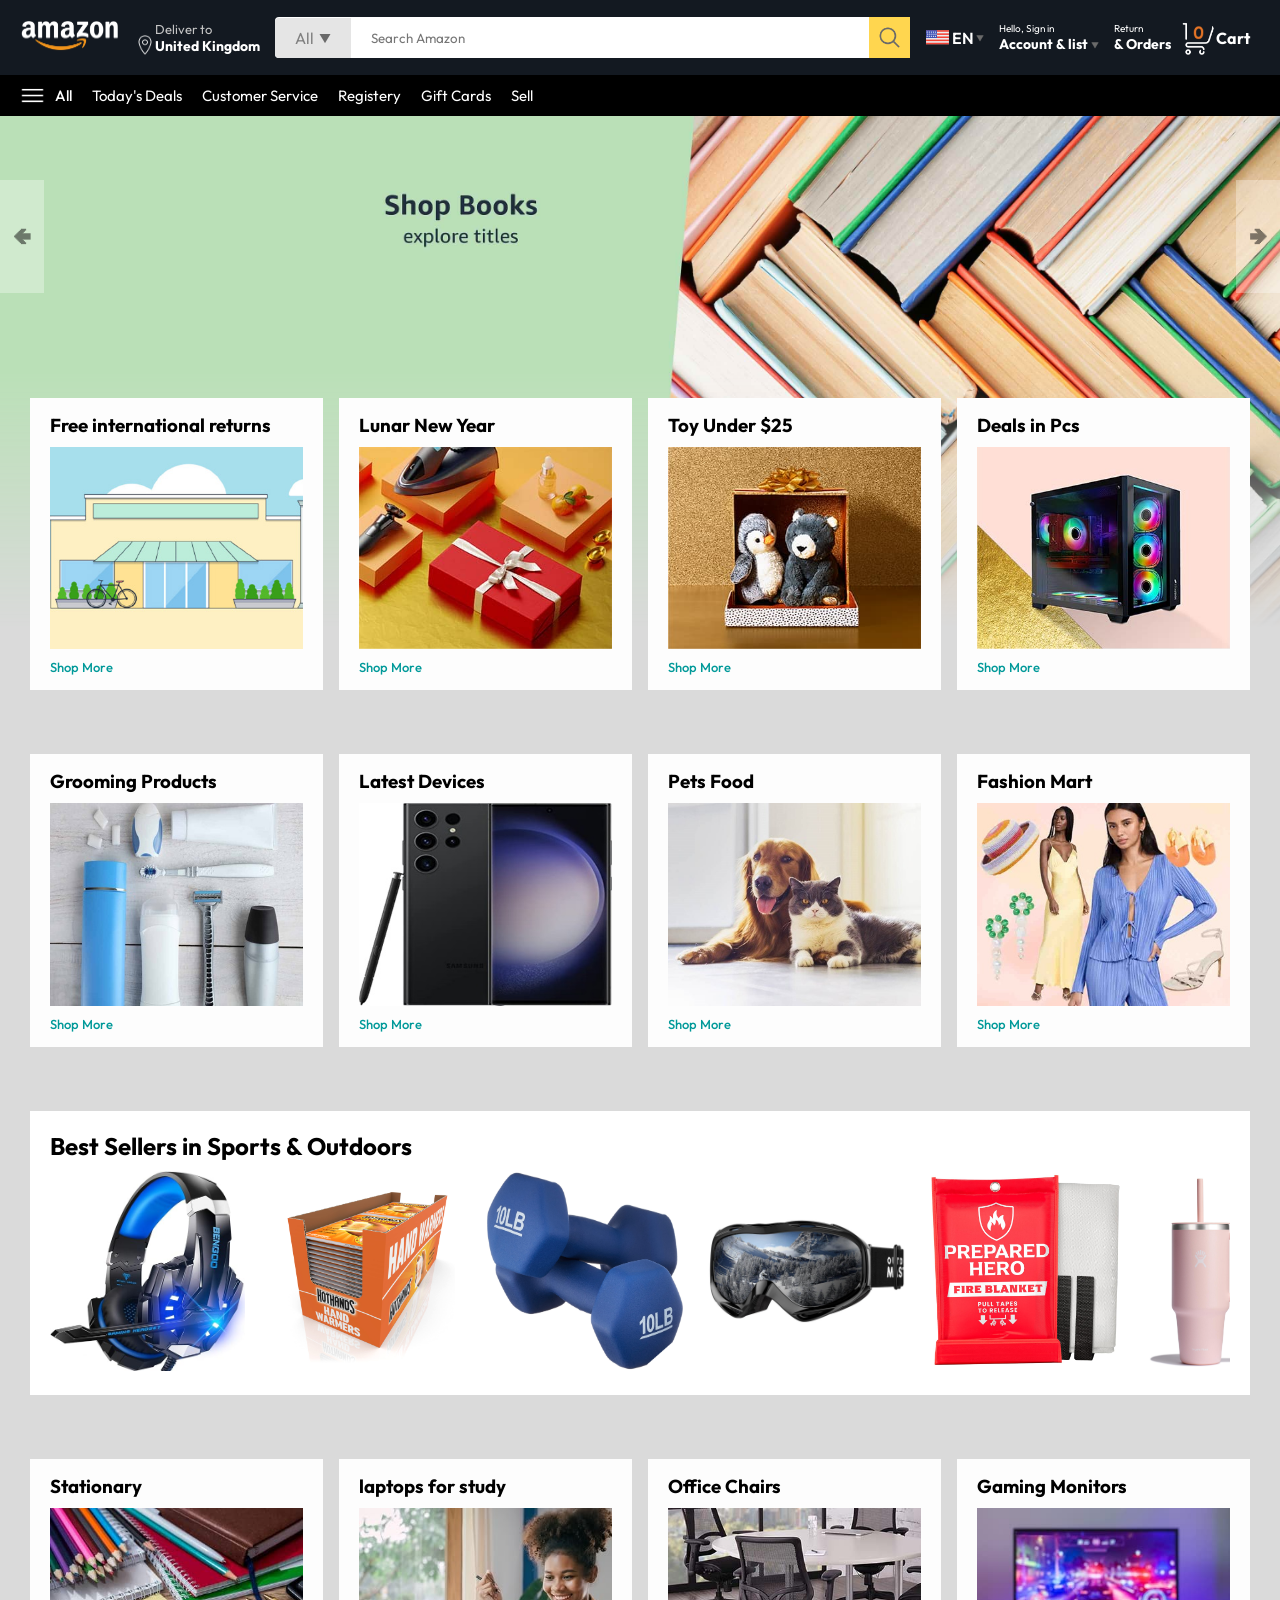
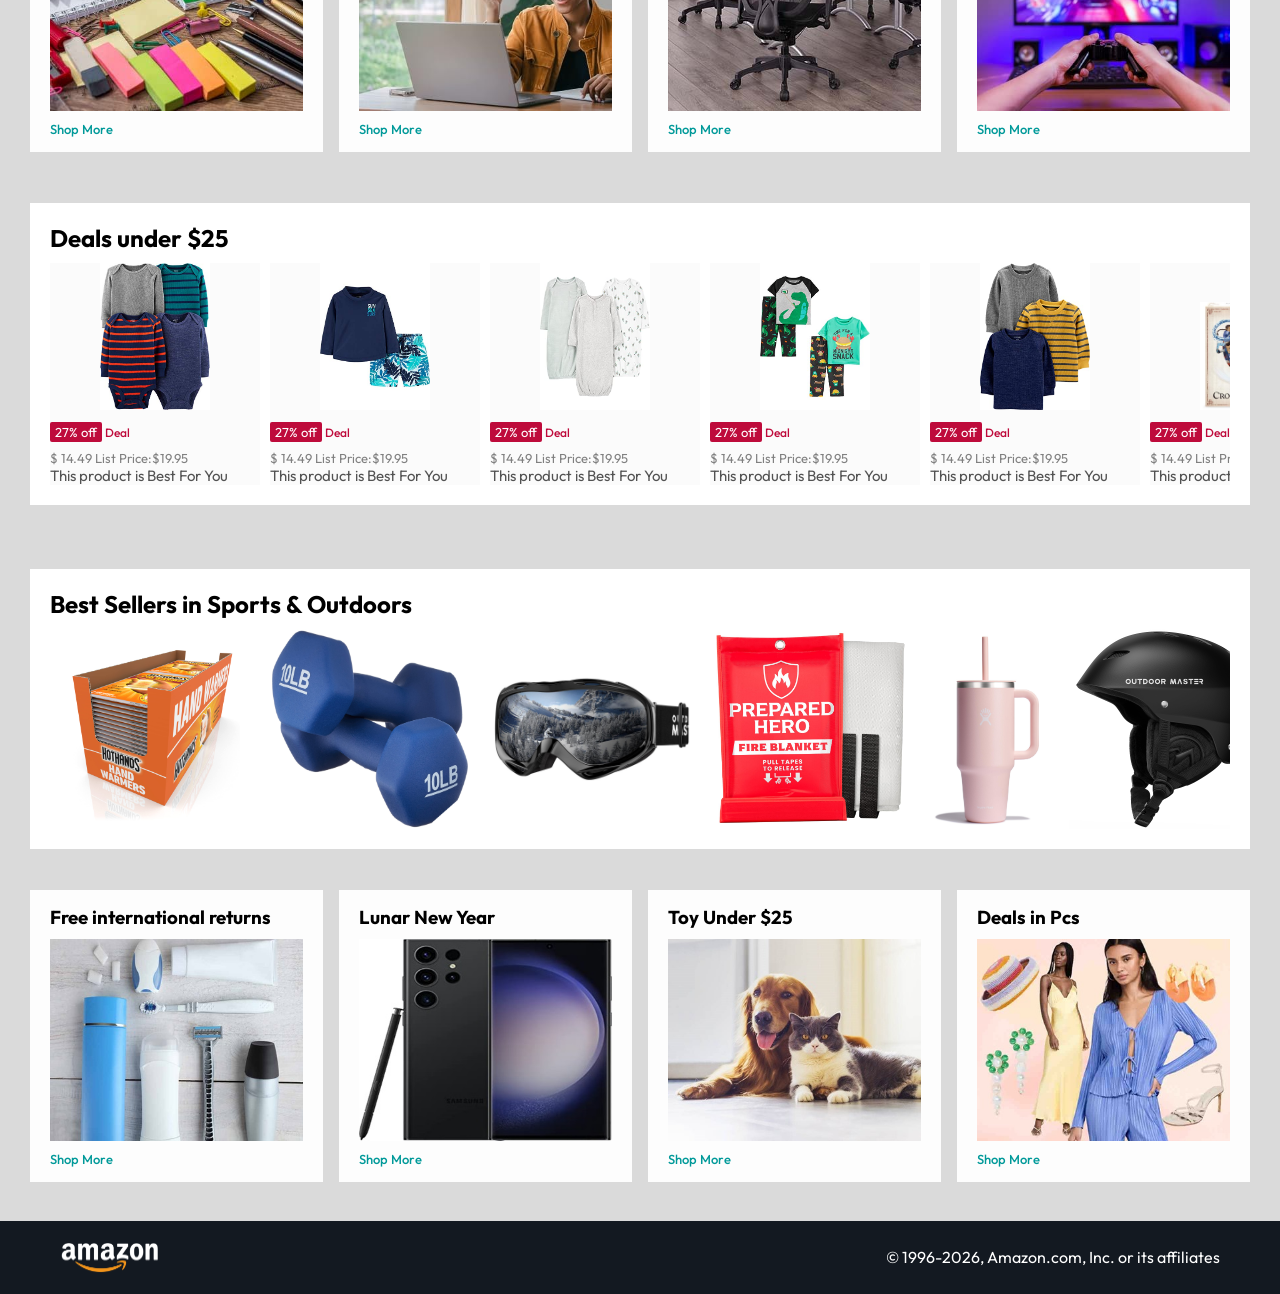
<file: index.html>
<!DOCTYPE html>
<html lang="en">

<head>
    <meta charset="UTF-8">
    <meta name="viewport" content="width=device-width, initial-scale=1.0">
    <title>Amazon Clone By Ishu Singh</title>
    <link rel="stylesheet" href="style.css">

</head>

<body>
    <nav>
        <a href="/">
            <img src="./assets/amazon_logo.png" width="100" alt="">
        </a>

        <div class="nav-country">
            <img src="./assets/location_icon.png" height="20" alt="">
            <div>
                <p>Deliver to</p>
                <h1>United Kingdom</h1>
            </div>
        </div>

        <div class="nav-search">
            <div class="nav-search-category">
                <p>All</p>
                <img src="./assets/dropdown_icon.png" height="12" alt="">
            </div>
            <input type="text" class="nav-search-input" placeholder="Search Amazon">

            <img src="./assets/search_icon.png" class="nav-search-icon" alt="">

        </div>

        <div class="nav-language">
            <img src="./assets/us_flag.png" width="25px" alt="">
            <p>EN</p>
            <img src="./assets/dropdown_icon.png" width="8px" alt="">
        </div>

        <div class="nav-text">
            <p><a href="signin.html">Hello, Sign in</a></p>
            <h1>Account & list <img src="./assets/dropdown_icon.png" width="8px" alt=""></h1>
        </div>

        <div class="nav-text">
            <p>Return</p>
            <h1>& Orders </h1>
        </div>
        
        <a href="signin.html" class="mobile-user-icon" style="display:none;">
            <img src="assets/user.png" alt="">
        </a>

        <a href="cart.html" class="nav-cart">
            <img src="./assets/cart_icon.png" width="35" alt="">
            <h4>Cart</h4>
        </a>

    </nav>


    <div class="nav-bottom">

        <div>
            <img src="./assets/menu_icon.png" width="25px" alt="">
            <p>All</p>
        </div>
        <p>Today's Deals</p>
        <p>Customer Service</p>
        <p>Registery</p>
        <p>Gift Cards</p>
        <p>Sell</p>
    </div>

    <div class="header-slider">
        <a href="#" class="control_prev">&#129144</a>
        <a href="#" class="control_next">&#129146</a>
        <ul>
            <img src="./assets/header1.jpg" class="header-img" alt="">
            <img src="./assets/header2.jpg" class="header-img" alt="">
            <img src="./assets/header3.jpg" class="header-img" alt="">
            <img src="./assets/header4.jpg" class="header-img" alt="">
            <img src="./assets/header5.jpg" class="header-img" alt="">
            <img src="./assets/header6.jpg" class="header-img" alt="">
        </ul>
    </div>



    <div class="box-row header-box">
        <div class="box-col">
            <h3>Free international returns</h3>
            <img src="./assets/box1-1.jpg" alt="">
            <a href="/">Shop More</a>
        </div>

        <div class="box-col">
            <h3>Lunar New Year</h3>
            <img src="./assets/box1-2.jpg" alt="">
            <a href="/">Shop More</a>
        </div>

        <div class="box-col">
            <h3>Toy Under $25</h3>
            <img src="./assets/box1-3.jpg" alt="">
            <a href="/">Shop More</a>
        </div>

        <div class="box-col">
            <h3>Deals in Pcs</h3>
            <img src="./assets/box1-4.jpg" alt="">
            <a href="/">Shop More</a>
        </div>
    </div>

    <!-- 2nd Row -->

    <div class="box-row header-box2">
        <div class="box-col">
            <h3>Grooming Products</h3>
            <img src="./assets/box2-1.jpg" alt="">
            <a href="/">Shop More</a>
        </div>

        <div class="box-col">
            <h3>Latest Devices</h3>
            <img src="./assets/box2-2.jpg" alt="">
            <a href="/">Shop More</a>
        </div>

        <div class="box-col">
            <h3>Pets Food</h3>
            <img src="./assets/box2-3.jpg" alt="">
            <a href="/">Shop More</a>
        </div>

        <div class="box-col">
            <h3>Fashion Mart</h3>
            <img src="./assets/box2-4.jpg" alt="">
            <a href="/">Shop More</a>
        </div>
    </div>

    <div class="product-slider">
        <h2>Best Sellers in Sports & Outdoors</h2>
        <div class="products">
            <a href="/product.html">
                <img src="./assets/product_img.jpg" alt="">
            </a>

            <img src="./assets/product1-1.jpg" alt="">
            <img src="./assets/product1-2.jpg" alt="">
            <img src="./assets/product1-3.jpg" alt="">
            <img src="./assets/product1-4.jpg" alt="">
            <img src="./assets/product1-5.jpg" alt="">
            <img src="./assets/product1-6.jpg" alt="">
            <img src="./assets/product1-7.jpg" alt="">
            <img src="./assets/product1-8.jpg" alt="">
            <img src="./assets/product1-9.jpg" alt="">
            <img src="./assets/product1-10.jpg" alt="">
        </div>
    </div>



    <div class="box-row header-box2">
        <div class="box-col">
            <h3>Stationary</h3>
            <img src="./assets/box3-1.jpg" alt="">
            <a href="/">Shop More</a>
        </div>

        <div class="box-col">
            <h3>laptops for study</h3>
            <img src="./assets/box3-2.jpg" alt="">
            <a href="/">Shop More</a>
        </div>

        <div class="box-col">
            <h3>Office Chairs</h3>
            <img src="./assets/box3-3.jpg" alt="">
            <a href="/">Shop More</a>
        </div>

        <div class="box-col">
            <h3>Gaming Monitors</h3>
            <img src="./assets/box3-4.jpg" alt="">
            <a href="/">Shop More</a>
        </div>
    </div>

    <div class="product-slider-with-price">
        <h2>Deals under $25 </h2>
        <div class="products">
            <div class="product-card">

                <div class="product-img-container">
                    <img src="./assets/product2-1.jpg" alt="">
                </div>

                <div class="product-offer">
                    <p>27% off</p> <span>Deal</span>
                </div>

                <p class="product-price">$ <span>14.49</span> List Price:$19.95</p>
                <h4>This product is Best For You</h4>
            </div>

             <div class="product-card">

                <div class="product-img-container">
                    <img src="./assets/product2-2.jpg" alt="">
                </div>

                <div class="product-offer">
                    <p>27% off</p> <span>Deal</span>
                </div>

                <p class="product-price">$ <span>14.49</span> List Price:$19.95</p>
                <h4>This product is Best For You</h4>
            </div>

             <div class="product-card">

                <div class="product-img-container">
                    <img src="./assets/product2-3.jpg" alt="">
                </div>

                <div class="product-offer">
                    <p>27% off</p> <span>Deal</span>
                </div>

                <p class="product-price">$ <span>14.49</span> List Price:$19.95</p>
                <h4>This product is Best For You</h4>
            </div>

             <div class="product-card">

                <div class="product-img-container">
                    <img src="./assets/product2-4.jpg" alt="">
                </div>

                <div class="product-offer">
                    <p>27% off</p> <span>Deal</span>
                </div>

                <p class="product-price">$ <span>14.49</span> List Price:$19.95</p>
                <h4>This product is Best For You</h4>
            </div>


             <div class="product-card">

                <div class="product-img-container">
                    <img src="./assets/product2-5.jpg" alt="">
                </div>

                <div class="product-offer">
                    <p>27% off</p> <span>Deal</span>
                </div>

                <p class="product-price">$ <span>14.49</span> List Price:$19.95</p>
                <h4>This product is Best For You</h4>
            </div>


             <div class="product-card">

                <div class="product-img-container">
                    <img src="./assets/product2-6.jpg" alt="">
                </div>

                <div class="product-offer">
                    <p>27% off</p> <span>Deal</span>
                </div>

                <p class="product-price">$ <span>14.49</span> List Price:$19.95</p>
                <h4>This product is Best For You</h4>
            </div>


             <div class="product-card">

                <div class="product-img-container">
                    <img src="./assets/product2-7.jpg" alt="">
                </div>

                <div class="product-offer">
                    <p>27% off</p> <span>Deal</span>
                </div>

                <p class="product-price">$ <span>14.49</span> List Price:$19.95</p>
                <h4>This product is Best For You</h4>
            </div>


             <div class="product-card">

                <div class="product-img-container">
                    <img src="./assets/product2-8.jpg" alt="">
                </div>

                <div class="product-offer">
                    <p>27% off</p> <span>Deal</span>
                </div>

                <p class="product-price">$ <span>14.49</span> List Price:$19.95</p>
                <h4>This product is Best For You</h4>
            </div>


             <div class="product-card">

                <div class="product-img-container">
                    <img src="./assets/product2-9.jpg" alt="">
                </div>

                <div class="product-offer">
                    <p>27% off</p> <span>Deal</span>
                </div>

                <p class="product-price">$ <span>14.49</span> List Price:$19.95</p>
                <h4>This product is Best For You</h4>
            </div>


             <div class="product-card">

                <div class="product-img-container">
                    <img src="./assets/product2-10.jpg" alt="">
                </div>

                <div class="product-offer">
                    <p>27% off</p> <span>Deal</span>
                </div>

                <p class="product-price">$ <span>14.49</span> List Price:$19.95</p>
                <h4>This product is Best For You</h4>
            </div>


             <div class="product-card">

                <div class="product-img-container">
                    <img src="./assets/product2-11.jpg" alt="">
                </div>

                <div class="product-offer">
                    <p>27% off</p> <span>Deal</span>
                </div>

                <p class="product-price">$ <span>14.49</span> List Price:$19.95</p>
                <h4>This product is Best For You</h4>
            </div>

           
        </div>
    </div>

     
    <div class="product-slider">
        <h2>Best Sellers in Sports & Outdoors</h2>
        <div class="products">
            <img src="./assets/product1-1.jpg" alt="">
            <img src="./assets/product1-2.jpg" alt="">
            <img src="./assets/product1-3.jpg" alt="">
            <img src="./assets/product1-4.jpg" alt="">
            <img src="./assets/product1-5.jpg" alt="">
            <img src="./assets/product1-6.jpg" alt="">
            <img src="./assets/product1-7.jpg" alt="">
            <img src="./assets/product1-8.jpg" alt="">
            <img src="./assets/product1-9.jpg" alt="">
            <img src="./assets/product1-10.jpg" alt="">
        </div>
    </div>
    
        <div class="box-row header-box last-row">
        <div class="box-col">
            <h3>Free international returns</h3>
            <img src="./assets/box2-1.jpg" alt="">
            <a href="/">Shop More</a>
        </div>

        <div class="box-col">
            <h3>Lunar New Year</h3>
            <img src="./assets/box2-2.jpg" alt="">
            <a href="/">Shop More</a>
        </div>

        <div class="box-col">
            <h3>Toy Under $25</h3>
            <img src="./assets/box2-3.jpg" alt="">
            <a href="/">Shop More</a>
        </div>

        <div class="box-col">
            <h3>Deals in Pcs</h3>
            <img src="./assets/box2-4.jpg" alt="">
            <a href="/">Shop More</a>
        </div>
    </div>

    <footer>
        <img src="assets/amazon_logo.png" width="100" alt="">
        <p>© 1996-2026, Amazon.com, Inc. or its affiliates</p>
    </footer>


    <script src="script.js"></script>

</body>

</html>
</file>
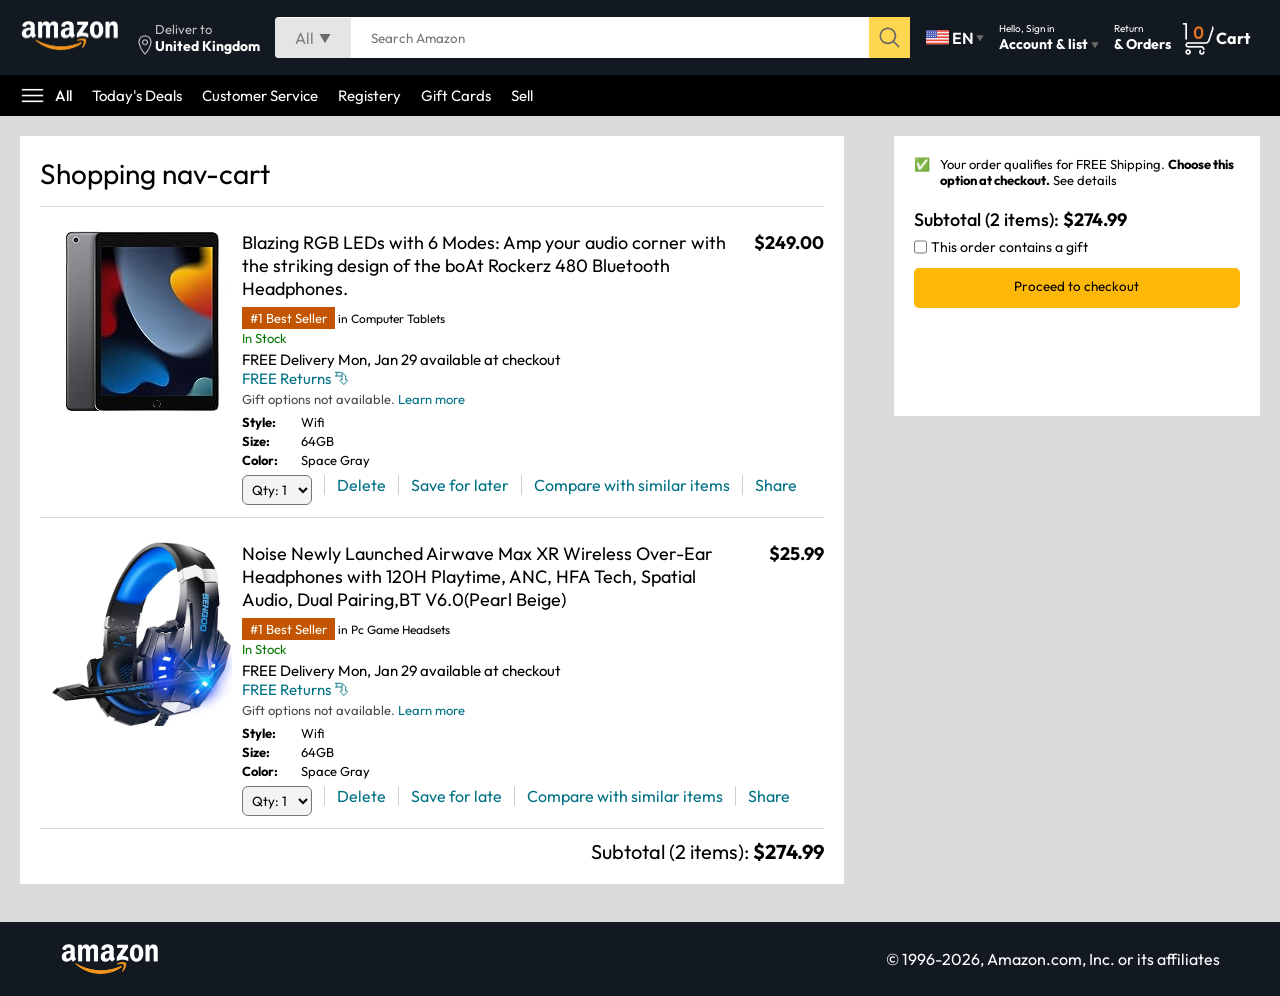
<file: cart.html>
<!DOCTYPE html>
<html lang="en">

<head>
    <meta charset="UTF-8">
    <meta name="viewport" content="width=device-width, initial-scale=1.0">
    <title>Cart</title>
    <link rel="stylesheet" href="style.css">
    <link rel="stylesheet" href="cart.css">
</head>

<body>

    <nav>
        <a href="/">
            <img src="./assets/amazon_logo.png" width="100" alt="">
        </a>

        <div class="nav-country">
            <img src="./assets/location_icon.png" height="20" alt="">
            <div>
                <p>Deliver to</p>
                <h1>United Kingdom</h1>
            </div>
        </div>

        <div class="nav-search">
            <div class="nav-search-category">
                <p>All</p>
                <img src="./assets/dropdown_icon.png" height="12" alt="">
            </div>
            <input type="text" class="nav-search-input" placeholder="Search Amazon">

            <img src="./assets/search_icon.png" class="nav-search-icon" alt="">

        </div>

        <div class="nav-language">
            <img src="./assets/us_flag.png" width="25px" alt="">
            <p>EN</p>
            <img src="./assets/dropdown_icon.png" width="8px" alt="">
        </div>

        <div class="nav-text">
            <p><a href="signin.html">Hello, Sign in</a></p>
            <h1>Account & list <img src="./assets/dropdown_icon.png" width="8px" alt=""></h1>
        </div>

        <div class="nav-text">
            <p>Return</p>
            <h1>& Orders </h1>
        </div>
        
        <a href="signin.html" class="mobile-user-icon" style="display:none;">
            <img src="assets/user.png" alt="">
        </a>

        <a href="" class="nav-cart">
            <img src="./assets/cart_icon.png" width="35" alt="">
            <h4>Cart</h4>
        </a>

    </nav>


    <div class="nav-bottom">

        <div>
            <img src="./assets/menu_icon.png" width="25px" alt="">
            <p>All</p>
        </div>

        <p>Today's Deals</p>
        <p>Customer Service</p>
        <p>Registery</p>
        <p>Gift Cards</p>
        <p>Sell</p>

    </div>

    <div class="cart">

        <div class="cart-left">

            <h1>Shopping nav-cart</h1>
            <hr>

            <div class="product-cart-list">
                <img src="assets/ipad_img.jpg" alt="" width="180px">

                <div>

                    <div class="product-cart-titleprice">
                        <p>Blazing RGB LEDs with 6 Modes: Amp your audio corner with the striking design of the boAt
                            Rockerz 480 Bluetooth Headphones. </p>
                        <p><b>$249.00</b></p>
                    </div>

                    <p class="product-cart-bestseller"><span>#1 Best Seller</span> in Computer Tablets</p>
                    <p class="product-cart-stock">In Stock</p>
                    <p class="product-cart-delivery">FREE Delivery Mon, Jan 29 available at checkout</p>
                    <p class="product-cart-returns">FREE Returns &#11191</p>
                    <p class="product-cart-giftoption">Gift options not available. <span>Learn more</span></p>


                    <div class="product-cart-specs">
                        <p><b>Style:</b></p>
                        <p>Wifi</p>
                        <p><b>Size:</b></p>
                        <p>64GB</p>
                        <p><b>Color:</b></p>
                        <p>Space Gray</p>

                    </div>

                    <div class="cart-list-action">
                        <select>
                            <option value="1">Qty: 1</option>
                            <option value="2">Qty: 2</option>
                            <option value="3">Qty: 3</option>
                            <option value="4">Qty: 4</option>
                            <option value="5">Qty: 5</option>
                        </select>
                        <hr>
                        <p class="action-btn">Delete</p>
                        <hr>
                        <p class="action-btn">Save for later</p>
                        <hr>
                        <p class="action-btn">Compare with similar items</p>
                        <hr>
                        <p class="action-btn">Share</p>
                    </div>
                </div>

            </div>
            <hr>

            <!-- 2nd Product Cart Section -->

            <div class="product-cart-list">
                <img src="assets/product_img.jpg" alt="" width="180px">

                <div>

                    <div class="product-cart-titleprice">
                        <p>Noise Newly Launched Airwave Max XR Wireless Over-Ear Headphones with 120H Playtime, ANC, HFA Tech, Spatial Audio, Dual Pairing,BT V6.0(Pearl Beige) </p>
                        <p><b>$25.99</b></p>
                    </div>

                    <p class="product-cart-bestseller"><span>#1 Best Seller</span> in Pc Game Headsets</p>
                    <p class="product-cart-stock">In Stock</p>
                    <p class="product-cart-delivery">FREE Delivery Mon, Jan 29 available at checkout</p>
                    <p class="product-cart-returns">FREE Returns &#11191</p>
                    <p class="product-cart-giftoption">Gift options not available. <span>Learn more</span></p>


                    <div class="product-cart-specs">
                        <p><b>Style:</b></p>
                        <p>Wifi</p>
                        <p><b>Size:</b></p>
                        <p>64GB</p>
                        <p><b>Color:</b></p>
                        <p>Space Gray</p>

                    </div>

                    <div class="cart-list-action">
                        <select>
                            <option value="1">Qty: 1</option>
                            <option value="2">Qty: 2</option>
                            <option value="3">Qty: 3</option>
                            <option value="4">Qty: 4</option>
                            <option value="5">Qty: 5</option>
                        </select>
                        <hr>
                        <p class="action-btn">Delete</p>
                        <hr>
                        <p class="action-btn">Save for late</p>
                        <hr>
                        <p class="action-btn">Compare with similar items</p>
                        <hr>
                        <p class="action-btn">Share</p>
                    </div>
                </div>

            </div>
            <hr>

            <div class="cart-list-subtotal">
                Subtotal (2 items): <b>$274.99</b>
            </div>


        </div>


        <div class="cart-right">
            <div class="cart-free-delivery">
               <p>&#x2705</p>
               <p>Your order qualifies for FREE Shipping. <b>Choose this option at checkout.</b> See details</p> 
            </div>

            <p class="cart-subtotal"> Subtotal (2 items): <b>$274.99</b></p>
            <p class="cart-right-gift"> <input type="checkbox">This order contains a gift</p>
            <button>Proceed to checkout</button>
        </div>
        

    </div>

     <footer>
        <img src="assets/amazon_logo.png" width="100" alt="">
        <p>© 1996-2026, Amazon.com, Inc. or its affiliates</p>
    </footer>
</body>

</html>
</file>
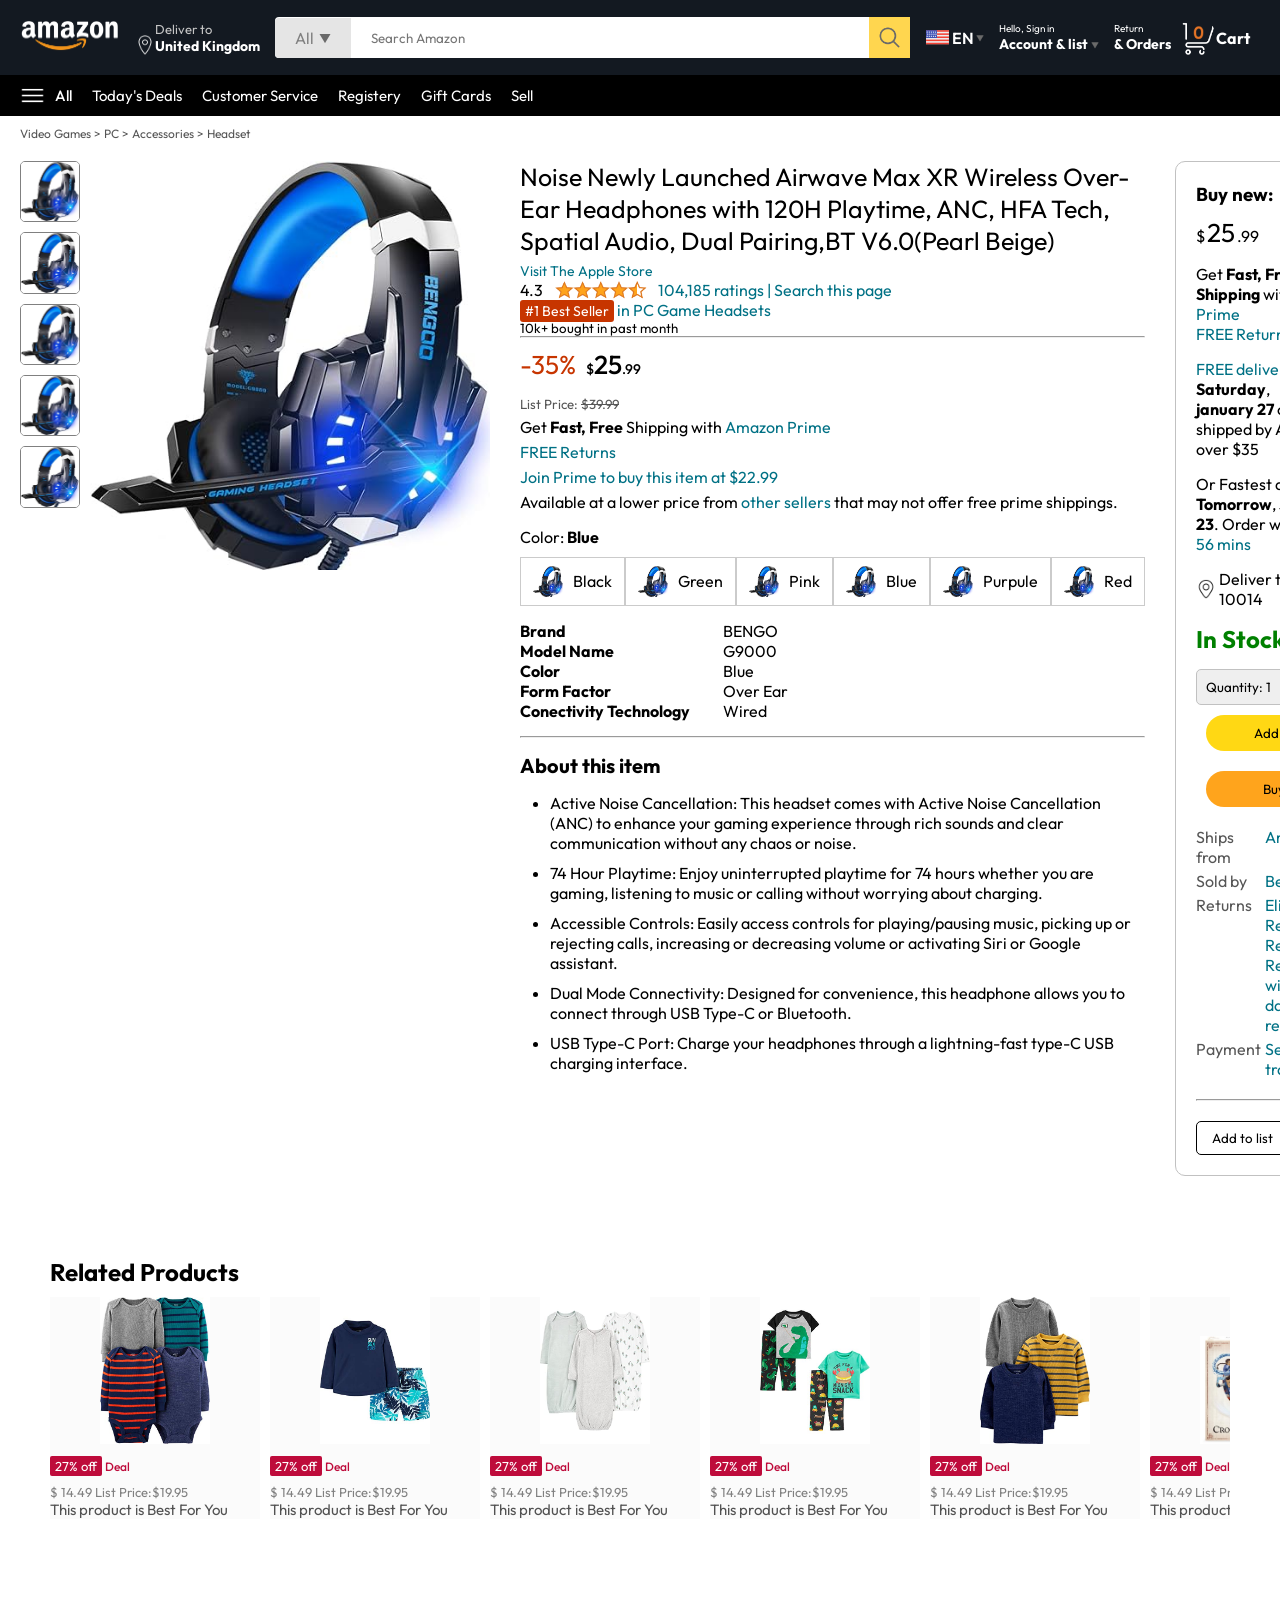
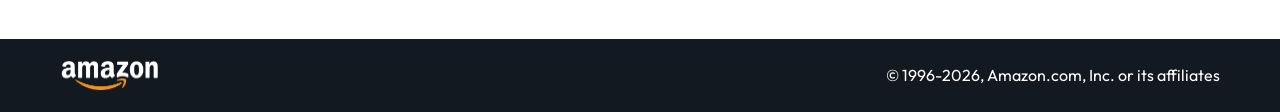
<file: product.html>
<!DOCTYPE html>
<html lang="en">

<head>
    <meta charset="UTF-8">
    <meta name="viewport" content="width=device-width, initial-scale=1.0">
    <title>Product Page</title>
    <link rel="stylesheet" href="style.css">
    <link rel="stylesheet" href="product.css">
</head>

<body>

    <nav>
        <a href="/">
            <img src="./assets/amazon_logo.png" width="100" alt="">
        </a>

        <div class="nav-country">
            <img src="./assets/location_icon.png" height="20" alt="">
            <div>
                <p>Deliver to</p>
                <h1>United Kingdom</h1>
            </div>
        </div>

        <div class="nav-search">
            <div class="nav-search-category">
                <p>All</p>
                <img src="./assets/dropdown_icon.png" height="12" alt="">
            </div>
            <input type="text" class="nav-search-input" placeholder="Search Amazon">

            <img src="./assets/search_icon.png" class="nav-search-icon" alt="">

        </div>

        <div class="nav-language">
            <img src="./assets/us_flag.png" width="25px" alt="">
            <p>EN</p>
            <img src="./assets/dropdown_icon.png" width="8px" alt="">
        </div>

        <div class="nav-text">
            <p><a href="signin.html">Hello, Sign in</a></p>
            <h1>Account & list <img src="./assets/dropdown_icon.png" width="8px" alt=""></h1>
        </div>

        <div class="nav-text">
            <p>Return</p>
            <h1>& Orders </h1>
        </div>
        
         <a href="signin.html" class="mobile-user-icon" style="display:none;">
            <img src="assets/user.png" alt="">
        </a>
        
        <a href="cart.html" class="nav-cart">
            <img src="./assets/cart_icon.png" width="35" alt="">
            <h4>Cart</h4>
        </a>

    </nav>


    <div class="nav-bottom">

        <div>
            <img src="./assets/menu_icon.png" width="25px" alt="">
            <p>All</p>
        </div>
        <p>Today's Deals</p>
        <p>Customer Service</p>
        <p>Registery</p>
        <p>Gift Cards</p>
        <p>Sell</p>
    </div>

    <p class="breadcrum">Video Games > PC > Accessories > Headset</p>

    <div class="product-display">

        <div class="product-d-image">

            <div class="products-icons">
                <img src="assets/product_img.jpg" width="60px" alt="">
                <img src="assets/product_img.jpg" width="60px" alt="">
                <img src="assets/product_img.jpg" width="60px" alt="">
                <img src="assets/product_img.jpg" width="60px" alt="">
                <img src="assets/product_img.jpg" width="60px" alt="">
            </div>

            <div class="product-main-img">
                <img src="assets/product_img.jpg" width="400px" alt="">
            </div>

        </div>


        <div class="product-d-details">

            <p class="product-title">
                Noise Newly Launched Airwave Max XR Wireless Over-Ear Headphones with 120H Playtime, ANC, HFA Tech,
                Spatial Audio, Dual Pairing,BT V6.0(Pearl Beige)
            </p>

            <p class="brand-store">Visit The Apple Store</p>

            <div class="product-rating">

                <div>
                    <div>4.3 <img src="assets/rating_img.png" height="20px" alt=""></div>
                    <p>104,185 ratings | Search this page</p>
                </div>

                <p><span>#1 Best Seller</span> in PC Game Headsets</p>
                <h5>10k+ bought in past month</h5>
                <hr>
            </div>

            <div class="product-d-price">

                <div>
                    <p>-35%</p>
                    <h1>$<span>25</span>.99</h1>
                </div>
                <h5>List Price: <span>$39.99</span></h5>
                <p>Get <b>Fast, Free</b> Shipping with <span>Amazon Prime</span></p>
                <p><span>FREE Returns</span></p>
                <p><span>Join Prime to buy this item at $22.99</span></p>
                <p>Available at a lower price from <span>other sellers</span> that may not offer free prime shippings.
                </p>
            </div>


            <div class="product-color-selection">

                <p>Color: <b>Blue</b></p>

                <div class="product-color-options">

                    <div class="option">
                        <img src="assets/product_img.jpg" alt="" width="30px">
                        <p>Black</p>
                    </div>
                    <div class="option">
                        <img src="assets/product_img.jpg" alt="" width="30px">
                        <p>Green</p>
                    </div>
                    <div class="option">
                        <img src="assets/product_img.jpg" alt="" width="30px">
                        <p>Pink</p>
                    </div>
                    <div class="option">
                        <img src="assets/product_img.jpg" alt="" width="30px">
                        <p>Blue</p>
                    </div>
                    <div class="option">
                        <img src="assets/product_img.jpg" alt="" width="30px">
                        <p>Purpule</p>
                    </div>
                    <div class="option">
                        <img src="assets/product_img.jpg" alt="" width="30px">
                        <p>Red</p>
                    </div>

                </div>
            </div>

            <div class="product-info">

                <p><b>Brand</b></p>
                <p>BENGO</p>
                <p><b>Model Name</b></p>
                <p>G9000</p>
                <p><b>Color</b></p>
                <p>Blue</p>
                <p><b>Form Factor</b></p>
                <p>Over Ear</p>
                <p><b>Conectivity Technology</b></p>
                <p>Wired</p>

            </div>
            <hr>

            <div class="product-description">
                <h1>About this item</h1>
                <ul>
                    <li>Active Noise Cancellation: This headset comes with Active Noise Cancellation (ANC) to enhance
                        your gaming experience through rich sounds and clear communication without any chaos or noise.
                    </li>
                    <li>74 Hour Playtime: Enjoy uninterrupted playtime for 74 hours whether you are gaming, listening to
                        music or calling without worrying about charging.</li>
                    <li>Accessible Controls: Easily access controls for playing/pausing music, picking up or rejecting
                        calls, increasing or decreasing volume or activating Siri or Google assistant.</li>
                    <li>Dual Mode Connectivity: Designed for convenience, this headphone allows you to connect through
                        USB Type-C or Bluetooth.</li>
                    <li>USB Type-C Port: Charge your headphones through a lightning-fast type-C USB charging interface.
                    </li>
                </ul>
            </div>

        </div>



        <div class="product-d-purchase">

            <div class="title">
                <h3>Buy new:</h3>
                <img src="assets/circle_icon.png" alt="" width="20px">
            </div>

            <h1 class="price">$<span>25</span>.99</h1>

            <div class="gap">
                <p>Get <b>Fast, Free Shipping</b> with <span>Amazon Prime</span></p>
                <p><span>FREE Returns</span></p>
            </div>

            <div class="gap">
                <p><span>FREE delivery</span> <b>Saturday</b>,</p>
                <p><b>january 27</b> on orders shipped by Amazon over $35</p>

            </div>

            <div class="gap">
                <p>Or Fastest delivery <b>Tomorrow</b>, <b>January 23</b>. Order within <span>10 hrs 56 mins</span></p>
            </div>

            <div class="delivery-location">
                <img src="assets/location_icon_dark.png" alt="" width="20px">
                <p><span>Deliver to New York 10014</span></p>
            </div>

            <h2 class="product-stock">In Stock</h2>

            <select class="product-quantity">
                <option value="1">Quantity: 1</option>
                <option value="2">Quantity: 2</option>
                <option value="3">Quantity: 3</option>
            </select>

            <button class="btn">Add to cart</button>
            <button class="btn product-buy">Buy Now</button>


            <div class="product-seller-info">
                <p>Ships from</p>
                <p><span>Amazon</span></p>
                <p>Sold by</p>
                <p><span>Bengoo Inc</span></p>
                <p>Returns</p>
                <p><span>Eligible for Return, Refund or Replacement within 30 days of receipt</span></p>
                <p>Payment</p>
                <p><span>Secure transaction</span></p>

            </div>

            <hr>
            <button class="product-add-list">Add to list</button>
        </div>


    </div>

    <!-- Here We will Add Horizontal Scrolling Products -->

    <div class="product-slider-with-price">
        <h2>Related Products </h2>
        <div class="products">
            <div class="product-card">

                <div class="product-img-container">
                    <img src="./assets/product2-1.jpg" alt="">
                </div>

                <div class="product-offer">
                    <p>27% off</p> <span>Deal</span>
                </div>

                <p class="product-price">$ <span>14.49</span> List Price:$19.95</p>
                <h4>This product is Best For You</h4>
            </div>

            <div class="product-card">

                <div class="product-img-container">
                    <img src="./assets/product2-2.jpg" alt="">
                </div>

                <div class="product-offer">
                    <p>27% off</p> <span>Deal</span>
                </div>

                <p class="product-price">$ <span>14.49</span> List Price:$19.95</p>
                <h4>This product is Best For You</h4>
            </div>

            <div class="product-card">

                <div class="product-img-container">
                    <img src="./assets/product2-3.jpg" alt="">
                </div>

                <div class="product-offer">
                    <p>27% off</p> <span>Deal</span>
                </div>

                <p class="product-price">$ <span>14.49</span> List Price:$19.95</p>
                <h4>This product is Best For You</h4>
            </div>

            <div class="product-card">

                <div class="product-img-container">
                    <img src="./assets/product2-4.jpg" alt="">
                </div>

                <div class="product-offer">
                    <p>27% off</p> <span>Deal</span>
                </div>

                <p class="product-price">$ <span>14.49</span> List Price:$19.95</p>
                <h4>This product is Best For You</h4>
            </div>


            <div class="product-card">

                <div class="product-img-container">
                    <img src="./assets/product2-5.jpg" alt="">
                </div>

                <div class="product-offer">
                    <p>27% off</p> <span>Deal</span>
                </div>

                <p class="product-price">$ <span>14.49</span> List Price:$19.95</p>
                <h4>This product is Best For You</h4>
            </div>


            <div class="product-card">

                <div class="product-img-container">
                    <img src="./assets/product2-6.jpg" alt="">
                </div>

                <div class="product-offer">
                    <p>27% off</p> <span>Deal</span>
                </div>

                <p class="product-price">$ <span>14.49</span> List Price:$19.95</p>
                <h4>This product is Best For You</h4>
            </div>


            <div class="product-card">

                <div class="product-img-container">
                    <img src="./assets/product2-7.jpg" alt="">
                </div>

                <div class="product-offer">
                    <p>27% off</p> <span>Deal</span>
                </div>

                <p class="product-price">$ <span>14.49</span> List Price:$19.95</p>
                <h4>This product is Best For You</h4>
            </div>


            <div class="product-card">

                <div class="product-img-container">
                    <img src="./assets/product2-8.jpg" alt="">
                </div>

                <div class="product-offer">
                    <p>27% off</p> <span>Deal</span>
                </div>

                <p class="product-price">$ <span>14.49</span> List Price:$19.95</p>
                <h4>This product is Best For You</h4>
            </div>


            <div class="product-card">

                <div class="product-img-container">
                    <img src="./assets/product2-9.jpg" alt="">
                </div>

                <div class="product-offer">
                    <p>27% off</p> <span>Deal</span>
                </div>

                <p class="product-price">$ <span>14.49</span> List Price:$19.95</p>
                <h4>This product is Best For You</h4>
            </div>


            <div class="product-card">

                <div class="product-img-container">
                    <img src="./assets/product2-10.jpg" alt="">
                </div>

                <div class="product-offer">
                    <p>27% off</p> <span>Deal</span>
                </div>

                <p class="product-price">$ <span>14.49</span> List Price:$19.95</p>
                <h4>This product is Best For You</h4>
            </div>


            <div class="product-card">

                <div class="product-img-container">
                    <img src="./assets/product2-11.jpg" alt="">
                </div>

                <div class="product-offer">
                    <p>27% off</p> <span>Deal</span>
                </div>

                <p class="product-price">$ <span>14.49</span> List Price:$19.95</p>
                <h4>This product is Best For You</h4>
            </div>


        </div>
    </div>



     <footer class="product-footer">
        <img src="assets/amazon_logo.png" width="100" alt="">
        <p>© 1996-2026, Amazon.com, Inc. or its affiliates</p>
    </footer>



    <script>
        const scrollContainer = document.querySelectorAll('.products');
        for (const item of scrollContainer) {
            item.addEventListener('wheel', (evt) => {
                evt.preventDefault(); // First We Have To Remove Deafult Feature Of Loading Page   // yahan Vertical Scroll (uupar-neeche) ko rokne ke liye lagaya gaya hai.
                item.scrollLeft += evt.deltaY;
            });
        }

    </script>
</body>

</html>
</file>
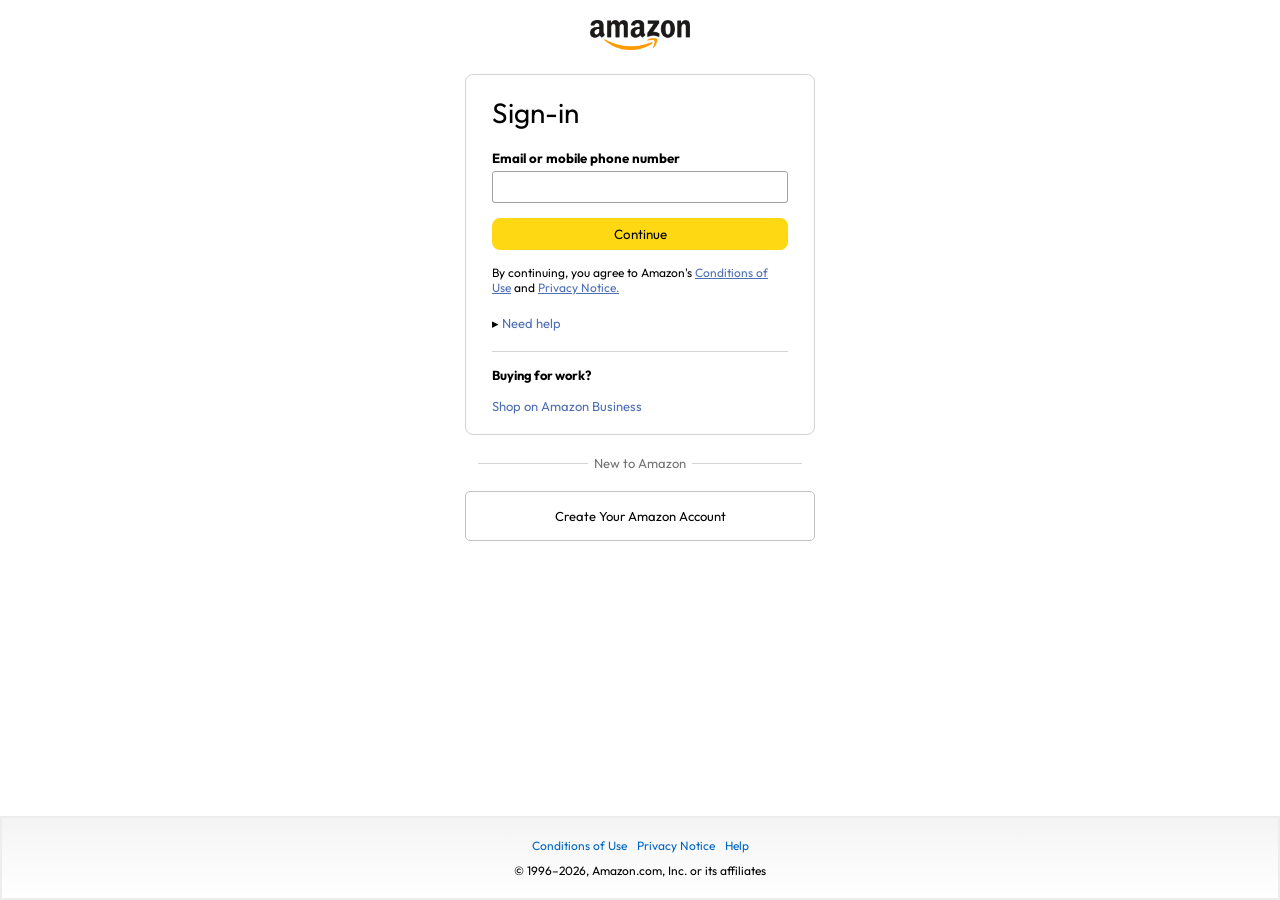
<file: signin.html>
<!DOCTYPE html>
<html lang="en">

<head>
    <meta charset="UTF-8">
    <meta name="viewport" content="width=device-width, initial-scale=1.0">
    <title>SignIn</title>
    <link rel="stylesheet" href="signin.css">
</head>

<body>

    <a href="/"><img class="logo" src="assets/amazon_logo_dark.png" alt="" width="100px"></a>

    <div class="sign-in-container">

        <h1 class="signin-titl">Sign-in</h1>
        <h5 class="input-label">Email or mobile phone number</h5>
        <input type="text">
        <button>Continue</button>
        <p class="signin-condition">By continuing, you agree to Amazon's <span><u>Conditions of Use</u></span> and
            <span><u>Privacy Notice.</u></span></p>
        <p class="signin-help">&#9656 <span>Need help</span></p>
        <hr>
        <h4>Buying for work?</h4>
        <p class="signin-business"><span>Shop on Amazon Business</span></p>

    </div>


    <div class="signin-bottom">
        <hr>
        <p>New to Amazon</p>
        <hr>
    </div>
    
    <a href="signup.html">
    <button class="sign-signup-btn">Create Your Amazon Account</button>
    </a>
    
    <footer>

        <div class="footer-links">
            <a href="#">Conditions of Use</a>
            <a href="#">Privacy Notice</a>
            <a href="#">Help</a>
        </div>

        <p class="footer-copyright">© 1996–2026, Amazon.com, Inc. or its affiliates</p>
    
    </footer>


</body>

</html>
</file>
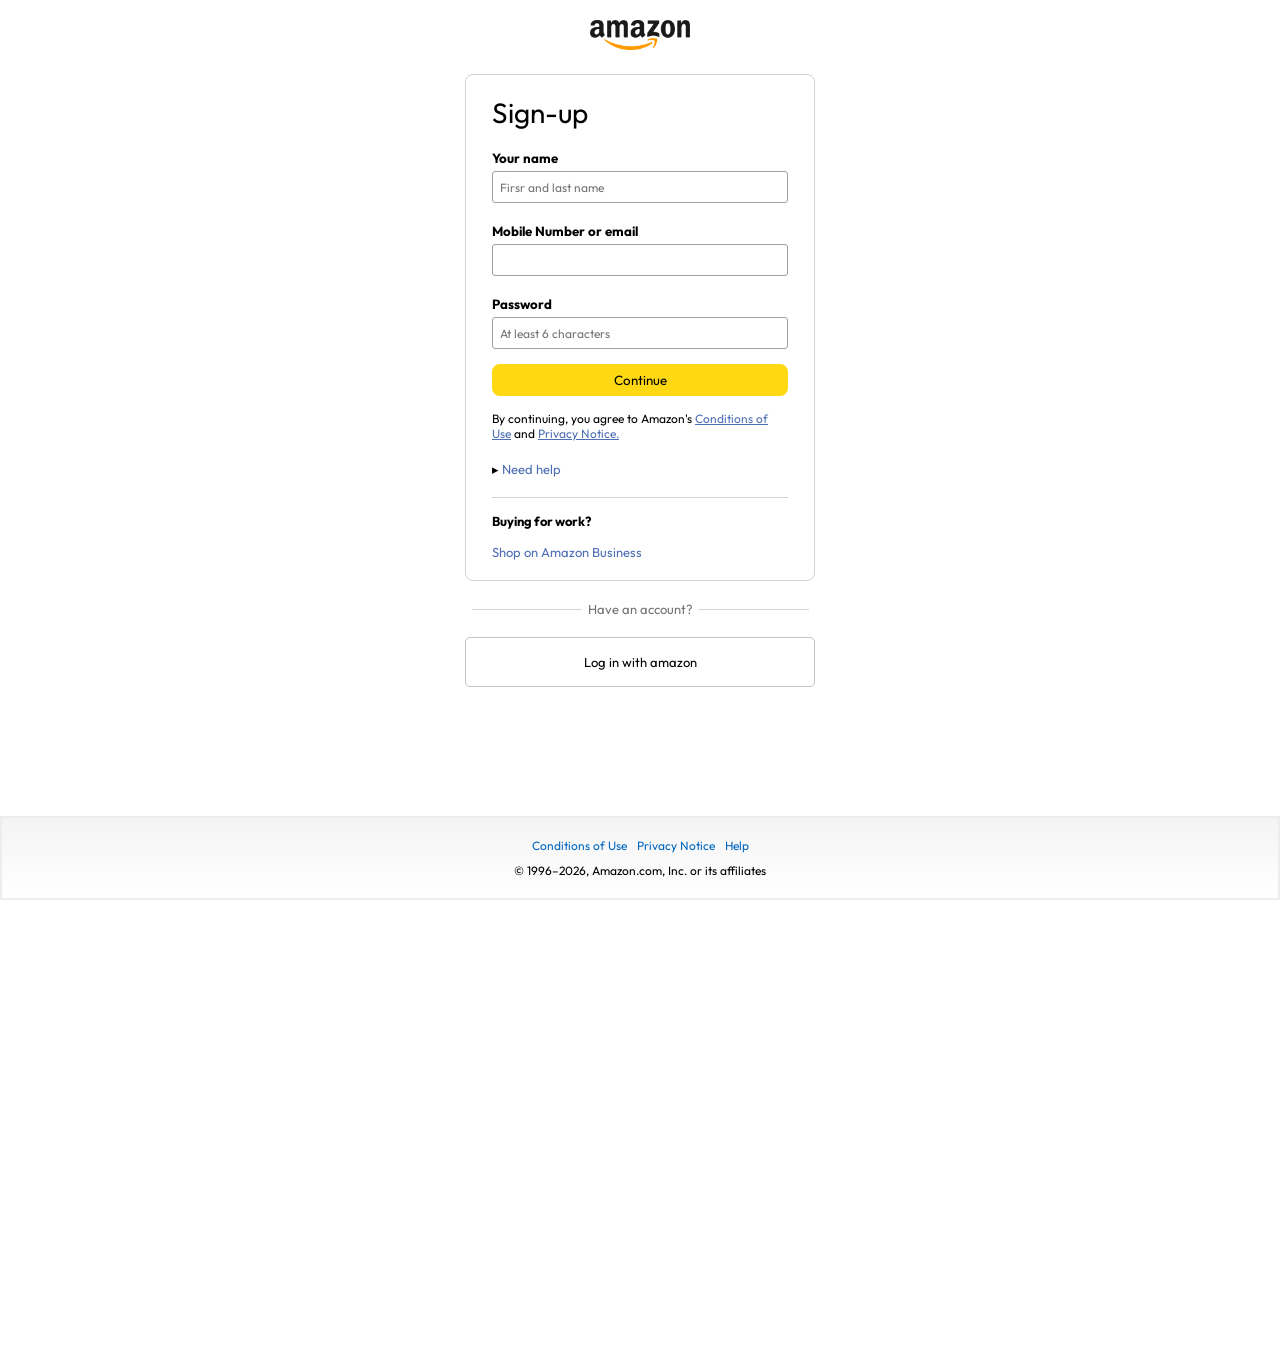
<file: signup.html>
<!DOCTYPE html>
<html lang="en">
<head>
    <meta charset="UTF-8">
    <meta name="viewport" content="width=device-width, initial-scale=1.0">
    <title>Sign up</title>
    <link rel="stylesheet" href="signup.css">
</head>
<body>
    
    <a href="/"><img class="logo" src="assets/amazon_logo_dark.png" alt="" width="100px"></a>

    <div class="sign-in-container">

        <h1 class="signin-titl">Sign-up</h1>
        <h5 class="input-label">Your name</h5>
        <input type="text" placeholder="Firsr and last name">
        <h5 class="input-label">Mobile Number or email</h5>
        <input type="text">
        <h5 class="input-label">Password</h5>
        <input type="password" placeholder="At least 6 characters">
        <button>Continue</button>
        <p class="signin-condition">By continuing, you agree to Amazon's <span><u>Conditions of Use</u></span> and
            <span><u>Privacy Notice.</u></span></p>
        <p class="signin-help">&#9656 <span>Need help</span></p>
        <hr>
        <h4>Buying for work?</h4>
        <p class="signin-business"><span>Shop on Amazon Business</span></p>

    </div>


    <div class="signin-bottom">
        <hr>
        <p>Have an account?</p>
        <hr>
    </div>
    
    <a href="signin.html">
    <button class="sign-signup-btn">Log in with amazon</button>
    </a>
    
    <footer>

        <div class="footer-links">
            <a href="#">Conditions of Use</a>
            <a href="#">Privacy Notice</a>
            <a href="#">Help</a>
        </div>

        <p class="footer-copyright">© 1996–2026, Amazon.com, Inc. or its affiliates</p>
    
    </footer>


</body>
</html>
</file>
<file: style.css>
/*Now Css Properties For Complete Webpage*/

@import url('https://fonts.googleapis.com/css2?family=Outfit:wght@100..900&display=swap');

*{
    padding: 0;
    margin: 0;
    box-sizing: border-box;
    font-family: Outfit;
}
   
body{
    background: #dadada;
}
a{       /*for annchor tag*/
    text-decoration: none;
    color: inherit;
}

nav{
    
    display: flex;
    align-items: center;
    justify-content: space-between;
    background: #131921;
    padding: 10px 20px;
    color: #fff;
}

.nav-country{
    display: flex;
    align-items: end;
    margin-left: 15px;
    font-size: 13px;
    color: #c4c4c4;

}

.nav-country h1{
    color: #fff;
    font-size: 14px;
}

.nav-search{
    flex: 1;
    display: flex;
    align-items: center;
    background: #fff ;
    color:grey;
    max-width: 1000px;
    border-radius: 4px;
    margin-left: 15px;

}

.nav-search-category{
    display: flex;
    align-items: center;
    padding: 10px 20px;
    gap: 5px;
    background: #e5e5e5;
    border-radius: 4px 0 0 4px;
}

.nav-search-input{
    border: none;
    outline: none;
    padding-left: 20px;
    width:100%;
}

.nav-search-icon{
    max-width: 41px;
    padding: 8px;
    background: #ffd64f;
    border: 0 4px 4px 0;
}

.nav-language{
    display: flex;
    align-items: center;
    gap: 2px;
    font-weight: 600;
    margin-left: 15px;
}

.nav-text{
    margin-left: 15px;
}

.nav-text p{
    font-size: 10px;
}

.nav-text h1{
    font-size: 14px;
}

.nav-cart{
    display: flex;
    align-items: center;
    margin: 10px;    
}

.nav-bottom{
    display: flex;
    align-items: center;
    gap: 20px;
    padding: 8px 20px;
    background-color: black;
    color: white;
    font-size: 15px;
}

.nav-bottom div{
    display: flex;
    align-items: center;
    gap: 10px;
    font-weight: 500;
}

.header-slider ul{
    display: flex;
    overflow-y: hidden;
}

.header-img{
    max-width: 100%;
    mask-image: linear-gradient(to bottom, #000000 50%, transparent 100%)
}

.header-slider a{                                   /* Iska Check Karna Jara Kaise Kaam Karta Hai */
    position: absolute;
    top: 20%;
    Z-index: 1;
    padding: 5vh 1vw;
    background: #ffffff4f;
    color: #0000007b;
    text-decoration: none;
    font-weight: 600;
    font-size: 18px;
    cursor: pointer;
}

.control_next{
    right: 0;
}

.box-row {
    display: flex;
    flex-wrap: wrap;
    row-gap: 20px;
    justify-content: space-between;
    margin: 0px 30px;
     margin-top: 2vw;         /*Ye Niche Se LIya Gya hai Dono */
    height: auto;
}

.box-col{
    display: flex;
    flex-direction: column;
    gap: 10px;
    padding: 15px 20px;
    background: #fdfdfd;
    max-width: 24%;
    min-height: auto;
    z-index: 1;

    margin-top: 2vw;
}

.box-col a{
    font-size: 13px;
    color: #009999;
    font-weight: 500;
    
}

.header-box{
    margin-top: -20vw;
}

.header-box2{
    margin-top: 3vw;
}

.product-slider{
    background: #ffffff;
    margin: 0 30px;
    padding: 20px;
    margin-bottom: 15px;
     margin-top: 5vw;
    
}

.product-slider .products{
    display: flex;
    overflow-x: auto;
    gap:20px;
    margin-top: 10px;

}

.product-slider .products img{
    max-width: 200px;
    max-height: 200px;
}

.product-slider .products::-webkit-scrollbar{
    display:none;
}



/* >>>>> Secon Product Slider */

.product-slider-with-price{
    background: #ffffff;
    margin: 0 30px;
    padding: 20px;
    margin-bottom: 15px;
    margin-top: 4vw;
}

.product-slider-with-price .products{
    display: flex;
    overflow-x: auto;
    gap: 10px;
    margin-top: 10px;
}

.product-slider-with-price .products::-webkit-scrollbar{
    display: none;
}

.product-card{
    display: flex;
    flex-direction: column;
    justify-content: end;
    min-width: 210px;
    background: #fbfbfb;
}

.product-card img{
    width: 110px;
    margin: 0 50px;
}

.product-offer p{
    background: #be0b3b;
    color: #fff;
    display: inline-block;
    padding: 2px 5px;
    border-radius: 2px;
    margin: 8px 0;
    font-size: 13px;
}

.product-offer span{
    color: #be0b3b;
    font-weight: 500;
    font-size: 12px;
}

.product-price{
    color: gray;
    font-size: 13px;
}

.product-card h4{
    color: #525252;
    font-size: 15px;
    font-weight: 400;
}

.last-row{
    margin: 1vw;
    margin: 0 30px;
}

footer{
    display: flex;
    justify-content: space-between;
    align-items: center;
    color: white;
    background:#131921 ;
    padding: 20px 60px;
    margin-top: 3vw;
}


/* -------------------- media Query ---------------------- */



@media only screen and (max-width: 900px){
    nav{
        flex-wrap: wrap;
    }
    .nav-search{
        order: 7;
        margin: 15px 0 5px;
        min-width: 300px;
    }
    .box-col{
        max-width: 48%;        
    }
}

@media only screen and (max-width: 600px){

    .nav-country{
        display: none;
    }

    .nav-language{
        display: none;
    }

    .nav-text{
        display: none;
    }

    .nav-bottom{
        font-size: 13px;
        gap: 10px;
        overflow-x: scroll;  
    }

    .nav-bottom::-webkit-scrollbar{
        display: none;
    }

    .nav-bottom p{
        text-wrap: nowrap;
    }

    .mobile-user-icon{
        display: flex  !important;
        flex: 1;
        justify-content: flex-end;
    }

    .mobile-user-icon img{
        width: 25px;
    }

    .nav-cart h4{
        display: none;
    }

     .nav-cart img{
        width: 25px;
     }

     .header-slider a{
        top: 24%;
        padding: 8px 4px;
        font-size: 15px;
        border-radius: 20px;
     }

     .box-col{
        max-width: 100%;
        width: 100%;
     }

     footer{
        margin-top: 30px;
        flex-direction: column;
        font-size: 12px;
     }

     footer img{
        width: 80px;
        padding: 5px 0;
     }

}
</file>
<file: cart.css>
.cart{
    display: flex;
    gap: 50px;
    margin: 20px;
}

.cart-left{
    background: white;
    padding: 20px;
    width: 100%;
}

.cart-left h1{
    font-size: 28px;
    font-weight: 400;
    margin-bottom: 15px;
}

.cart-left hr{
    border: none;
    height: 1px;
    background: #dadada;

}

.product-cart-list{
    display: flex;
    align-items: start;
    gap: 10px;
    padding: 24px 0px 12px 12px;
}

.product-cart-titleprice{
    display: flex;
    gap: 20px;
    font-size: 18px;
}

.product-cart-bestseller{
    font-size: 12px;
    margin-top: 10px;
}

.product-cart-bestseller span{
    font-size: 13px;
    background: #c45500;
    color: #fff;
    padding: 3px 8px;
}

.product-cart-stock{
    font-size: 13px;
    color: #007600;
    margin: 4px 0;
}

.product-cart-delivery{
    font-size: 15px;
}

.product-cart-returns{
    font-size: 15px;
    color: #007185;
    font-weight: 400;
}

.product-cart-giftoption{
    color: #494949;
    font-size: 13px;
    margin: 3px 0;
} 

.product-cart-giftoption span{
    color: #007185;
}

.product-cart-specs{
    display: grid;
    grid-template-columns: auto auto;
    max-width: 150px;
    row-gap: 3px;
    font-size: 13px;
    margin: 7px 0;   
}

.cart-list-action{
    display: flex;
    gap: 12px;
    font-size: 14;
    color: #007185;
}

.cart-list-action hr{
    height: 20px;
    width:1px;
    background: #cfcfcf;
}

.cart-list-action select{
    padding: 5px;
    border-radius: 6px;
    background: #f3f3f3;
}

.cart-list-subtotal{
    text-align: right;
    font-size: 20px;
    margin-top: 10px;
}

.cart-right{
    background: white;
    padding: 20px;
    max-height: 280px;
    min-width: 280px;
}

.cart-free-delivery{
    display: flex;
    gap: 10px;
    font-size: 13px;
}

.cart-subtotal{
    margin-top: 20px;
    font-size: 18px;
    font-weight: 500;
}

.cart-right-gift{
    display: flex;
    text-align: center;
    margin: 7px 0;
    
    font-size: 14px;
}

.cart-right-gift input{
    margin-right: 4px;
}

.cart-right button{
    margin: 5px 0;
    padding: 10px;
    padding-bottom: 15px;
    border: none;
    border-radius: 5px;
    background-color: #fdb706;
    width: 100%;
    height: 40px;
    cursor: pointer;
    text-align: center;
    justify-content: center;
}

.cart-right button:hover{
    background-color: #f47702;

}


/* ---------------------media query----------------------------- */

@media only screen and (max-width: 900px){
    
    .cart{
        flex-direction: column;
    }

    
}

@media only screen and (max-width: 600px){

    .product-cart-list{
        padding: 24px 0; 
    }

     .product-cart-list img{
        width: 80px;
     }

     .product-cart-titleprice{
        flex-wrap: wrap;
        font-size: 14px;
     }

     .product-cart-delivery{
        font-size: 13px;
     }

     .cart-list-action .action-btn:nth-last-child(1){
        display: none;
     }

     .cart-list-action hr:nth-last-child(2){
        display: none;
     }

     .cart-list-action .action-btn:nth-last-child(3){
        display: none;
     }

     .cart-list-action hr:nth-last-child(4){
        display: none;
     }
    
     .cart-right{
        min-width: 100%;
     }

}
</file>
<file: product.css>
body{
    background: white;
}

.breadcrum{
    padding: 10px 20px;
    font-size: 12px;
    color: #565656;
}

.product-display{
    min-height: 100%;
    padding: 10px 20px;
    display: flex;
}

.product-d-image{
    display: flex;
    gap: 10px;
}

.products-icons{
    display: flex;
    flex-direction: column;
    gap: 10px;
}

.products-icons img{
    border: 1px solid gray;
    border-radius: 5px;
}
 
.product-d-details{
    margin: 0 30px;
}

.product-title{
    font-size: 25px;
}

.brand-store{
    margin-top: 5px;
    color: #007185;
    font-size: 14px;
}

.product-rating{
    display: flex;
    flex-direction: column;
    gap: 0px;
}

.product-rating div{
    display: flex;
    align-items: center;
    gap: 10px;
}

.product-rating p{
    color: #007185;
}

.product-rating p span{
    color: #fff;
    background: #c73500;
    padding: 2px 5px;
    border-radius: 3px;
    font-size: 14px;
}

.product-rating h5{
    font-weight: 400;
}

.product-d-price{
    display: flex;
    flex-direction: column;
    gap: 5px;
}

.product-d-price div{
     display: flex;
     align-items: center;
     gap: 10px;
     margin: 10px 0;
}

.product-d-price div p{
    font-size: 26px;
    color: #c73500;
}

.product-d-price div h1{
    font-size: 14px;
    font-weight: 500;
}

.product-d-price div h1 span{
    font-size: 26px;
    font-weight: 500;
}

.product-d-price h5{
    color: #565656;
    font-weight: 400;
}

.product-d-price h5 span{
    text-decoration: line-through;
}

.product-d-price p span{
    color: #007185; 
}

/* Product Color Selection Area */

.product-color-selection{
    margin: 15px 0;   
}

.product-color-options{
  display: flex;
  justify-content: space-between;
  margin-top: 10px;
}

.option{
    display: flex;
    align-items: center;
    padding: 8px 12px;
    border: 1px solid #cbcbcb;
    gap: 10px;
}

.product-info{
    display: grid;                  /* // ise samjh lena */
    grid-template-columns: auto auto;
    max-width: 300px;
    margin-bottom: 15px;
}

.product-description h1{
    font-size: 20px;
    margin: 15px 0;
}

.product-description ul li{
    margin-left : 30px;
    margin-bottom: 10px;
}

/* 3rd Column Of Product Display */

.product-d-purchase{
    width: 100%;
    max-width: 280px;
    border: 1px solid #c1c1c1;
    border-radius: 10px;
    padding: 20px;
}

.product-d-purchase .title{
    display: flex;
    justify-content: space-between;
    align-items: center;
}

.product-d-purchase .price{
    font-size: 16px;
    font-weight: 400;
    margin: 10px 0;
}

.product-d-purchase .price span{
    font-size: 26px;
    padding: 2px;
}

.product-d-purchase .gap{
    margin: 15px 0;
}

.product-d-purchase .gap span{
   color: #007185;
}

.delivery-location{
   display: flex;
   align-items: center;
   gap: 3px;
}

.product-stock{
   margin: 15px 0;
   color: green;
   font-weight: 400px
}

.product-quantity{
   padding: 8px 5px;
   outline: none;
   width: 100%;
   border-radius: 5px;
   background: #efefef;
   border-color: #c1c1c1;
}

.product-d-purchase .btn{
   outline: none;
   border: none;
   background: #ffd814;
   width: 100%;
   padding: 10px 0;
   margin: 10px;
   border-radius: 50px;
   cursor: pointer;
}

.product-d-purchase .product-buy{
    background: #ffa41c;

}

.product-seller-info{
    margin-top: 10px;
    display: grid;
    grid-template-columns: auto auto;
    gap: 4px;
    font: 14px;
    color: #565656;
}

.product-seller-info span{
    color: #007185;
}

.product-d-purchase hr{
    margin: 20px 0;
}

.product-add-list{
    width: 100%;
    padding: 8px 15px;
    border-radius: 5px;
    border: 1px solid #000;
    text-align: start;
    background: white;
    cursor: pointer;
}

.product-footer{
    margin-top: 100px;
}

/* -------------------media-query------------------ */

@media only screen and (max-width: 900px){
    .product-display{
        flex-wrap: wrap;
    }
}


@media only screen and (max-width: 600px){
    .products-icons{
        display: none;
    }

    .product-main-img img{
        width: 100%;
        padding: 20px;
    }

    .product-d-details{
        max-width: 500px;
        margin: 0 10px;
    }

    .option{
        padding: 6px 8px;
    }

    .option p{
        display: none;
    }

    .product-d-purchase{
        max-width: 90%;
        margin: 20px auto 10px;
    }
}
</file>
<file: signin.css>
@import url('https://fonts.googleapis.com/css2?family=Outfit:wght@100..900&display=swap');

*{
    padding: 0;
    margin: 0;
    box-sizing: border-box;
    font-family: Outfit;
}

body{
    background: #fff;
    text-align: center;
    font-family: Outfit;
    min-height: 100vh;
}

.logo{
    margin-top: 20px;
}

.sign-in-container{
    max-width: 350px;
    border: 1px solid #d2d2d2;
    margin: auto;
    margin-top: 20px;
    padding: 20px 26px;
    border-radius: 8px;
    text-align: left;
}

.signin-titl{
    font-size: 28px;
    font-weight: 400;
}

.input-label{
    margin-top: 20px;
}

.sign-in-container input{
    width: 100%;
    height: 32px;
    margin-top: 5px;
    padding: 3px 7px;
    border-radius: 3px;
    border: 1px solid #a0a0a0;
    font-size: 12px;
}

.sign-in-container input:focus{
    outline: 3px solid #c2f2ff;
}

.sign-in-container button{
    width: 100%;
    height: 32px;
    margin: 15px 0;
    background: #ffd814;
    border: none;
    border-radius: 8px;
    cursor: pointer;
}

.sign-in-container button:hover{
    background: #ebc712;
}

.signin-condition{
    font-size: 12px;
}

.sign-in-container p span{
    color: rgb(78, 111, 181)
}

.signin-help{
    font-size: 13px;
    margin: 20px 0;
}

.sign-in-container hr{
    border: none;
    height: 1px;
    background: #d4d4d4;
}

.sign-in-container h4{
    margin: 15px 0;
    font-size: 13px;
}

.signin-business{
    font-size: 13px;
}

.signin-bottom{
    max-width: 350px;
    font-size: 13px;
    color: #737373;
    margin: 20px auto;
    display: flex;
    align-items: center;
    justify-content: center;
    gap: 6px;
}

.signin-bottom hr{
    border: none;
    height: 1px;
    background: #d4d4d4;
    width: 110px;
}


.sign-signup-btn{
    width: 350px;
    height: 50px;
    border: 1px solid #c3c3c3;;
    border-radius: 5px;
    background: #fff;
    font-size: 13px;
}

.sign-signup-btn:hover{
    background: #f1f1f1;
}


footer{
    width: 100%;
    height: aut0;
    max-height: 200px;
    margin-top: 20px;
    padding: 20px 0;
    position: fixed;
    bottom: 0;
    background: linear-gradient(to bottom, #f4f4f4, #fff);
    border: 2px solid #ededed;
    font-size:12px;
}

footer .footer-links{
    display: flex;
    justify-content: center;
    gap: 10px;
    margin-bottom: 10px;
}

footer .footer-links a{
    text-decoration: none;
    color: #0066c0;
}
</file>
<file: signup.css>
@import url('https://fonts.googleapis.com/css2?family=Outfit:wght@100..900&display=swap');

*{
    padding: 0;
    margin: 0;
    box-sizing: border-box;
    font-family: Outfit;
}

body{
    background: #fff;
    text-align: center;
    font-family: Outfit;
    min-height: 150vh;
}

.logo{
    margin-top: 20px;
}

.sign-in-container{
    max-width: 350px;
    border: 1px solid #d2d2d2;
    margin: auto;
    margin-top: 20px;
    padding: 20px 26px;
    border-radius: 8px;
    text-align: left;
}

.signin-titl{
    font-size: 28px;
    font-weight: 400;
}

.input-label{
    margin-top: 20px;
}

.sign-in-container input{
    width: 100%;
    height: 32px;
    margin-top: 5px;
    padding: 3px 7px;
    border-radius: 3px;
    border: 1px solid #a0a0a0;
    font-size: 12px;
}

.sign-in-container input:focus{
    outline: 3px solid #c2f2ff;
}

.sign-in-container button{
    width: 100%;
    height: 32px;
    margin: 15px 0;
    background: #ffd814;
    border: none;
    border-radius: 8px;
    cursor: pointer;
}

.sign-in-container button:hover{
    background: #ebc712;
}

.signin-condition{
    font-size: 12px;
}

.sign-in-container p span{
    color: rgb(78, 111, 181)
}

.signin-help{
    font-size: 13px;
    margin: 20px 0;
}

.sign-in-container hr{
    border: none;
    height: 1px;
    background: #d4d4d4;
}

.sign-in-container h4{
    margin: 15px 0;
    font-size: 13px;
}

.signin-business{
    font-size: 13px;
}

.signin-bottom{
    max-width: 350px;
    font-size: 13px;
    color: #737373;
    margin: 20px auto;
    display: flex;
    align-items: center;
    justify-content: center;
    gap: 6px;
}

.signin-bottom hr{
    border: none;
    height: 1px;
    background: #d4d4d4;
    width: 110px;
}


.sign-signup-btn{
    width: 350px;
    height: 50px;
    border: 1px solid #c3c3c3;;
    border-radius: 5px;
    background: #fff;
    font-size: 13px;
}

.sign-signup-btn:hover{
    background: #f1f1f1;
}


footer{
    width: 100%;
    height: aut0;
    max-height: 200px;
    margin-top: 20px;
    padding: 20px 0;
    position: fixed;
    bottom: 0;
    background: linear-gradient(to bottom, #f4f4f4, #fff);
    border: 2px solid #ededed;
    font-size:12px;
}

footer .footer-links{
    display: flex;
    justify-content: center;
    gap: 10px;
    margin-bottom: 10px;
}

footer .footer-links a{
    text-decoration: none;
    color: #0066c0;
}
</file>
